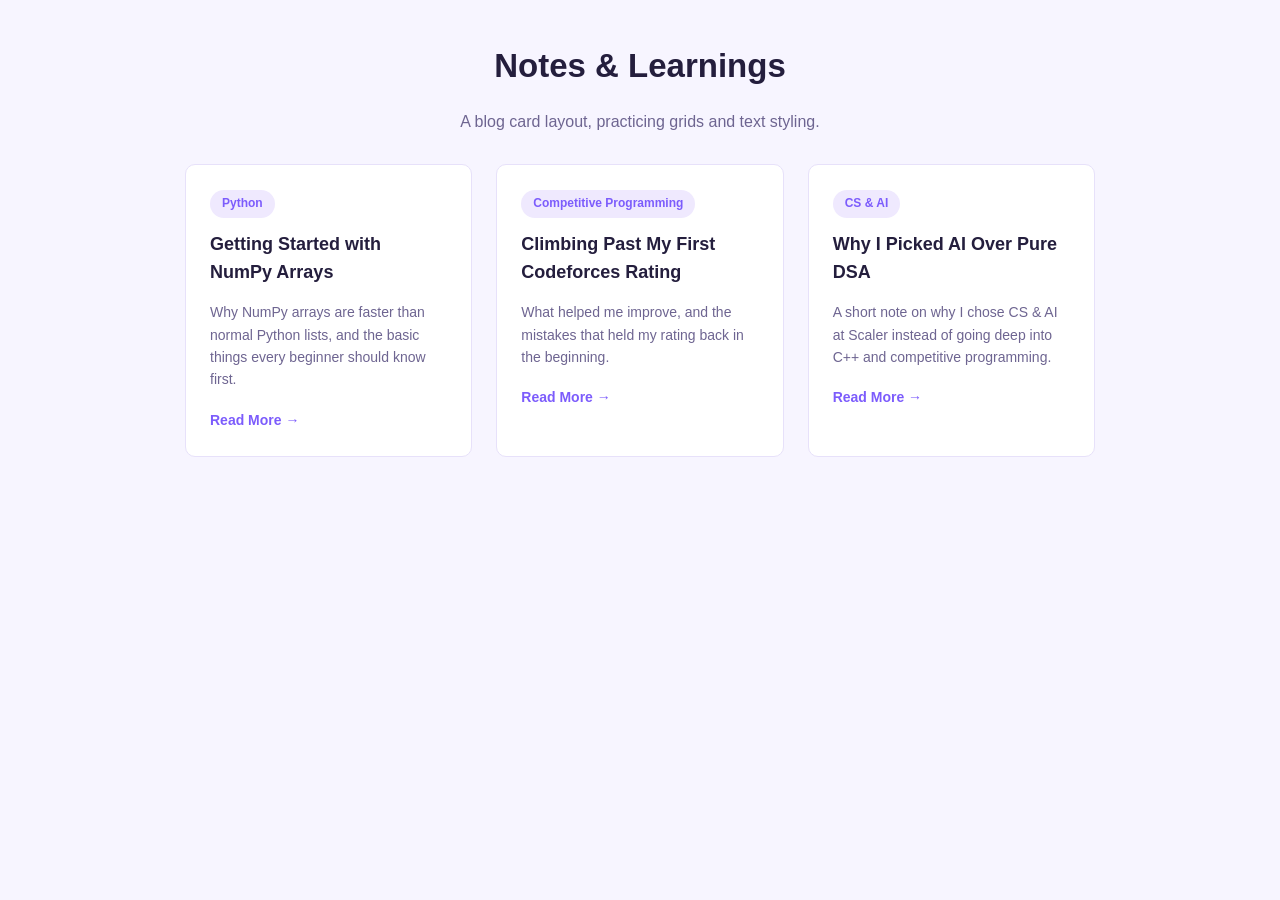
<file: projects/blog/index.html>
<!DOCTYPE html>
<html lang="en">
<head>
  <meta charset="UTF-8">
  <meta name="viewport" content="width=device-width, initial-scale=1.0">
  <title>Blog</title>
  <link rel="stylesheet" href="style.css">
</head>
<body>

<div class="container">
  <h1 class="title">Notes &amp; Learnings</h1>
  <p class="subtitle">A blog card layout, practicing grids and text styling.</p>

  <div class="grid">

    <div class="card">
      <p class="tag">Python</p>
      <h2 class="card-title">Getting Started with NumPy Arrays</h2>
      <p class="card-text">
        Why NumPy arrays are faster than normal Python lists, and the
        basic things every beginner should know first.
      </p>
      <a href="#" class="link">Read More →</a>
    </div>

    <div class="card">
      <p class="tag">Competitive Programming</p>
      <h2 class="card-title">Climbing Past My First Codeforces Rating</h2>
      <p class="card-text">
        What helped me improve, and the mistakes that held my rating
        back in the beginning.
      </p>
      <a href="#" class="link">Read More →</a>
    </div>

    <div class="card">
      <p class="tag">CS &amp; AI</p>
      <h2 class="card-title">Why I Picked AI Over Pure DSA</h2>
      <p class="card-text">
        A short note on why I chose CS &amp; AI at Scaler instead of
        going deep into C++ and competitive programming.
      </p>
      <a href="#" class="link">Read More →</a>
    </div>

  </div>
</div>

</body>
</html>
</file>
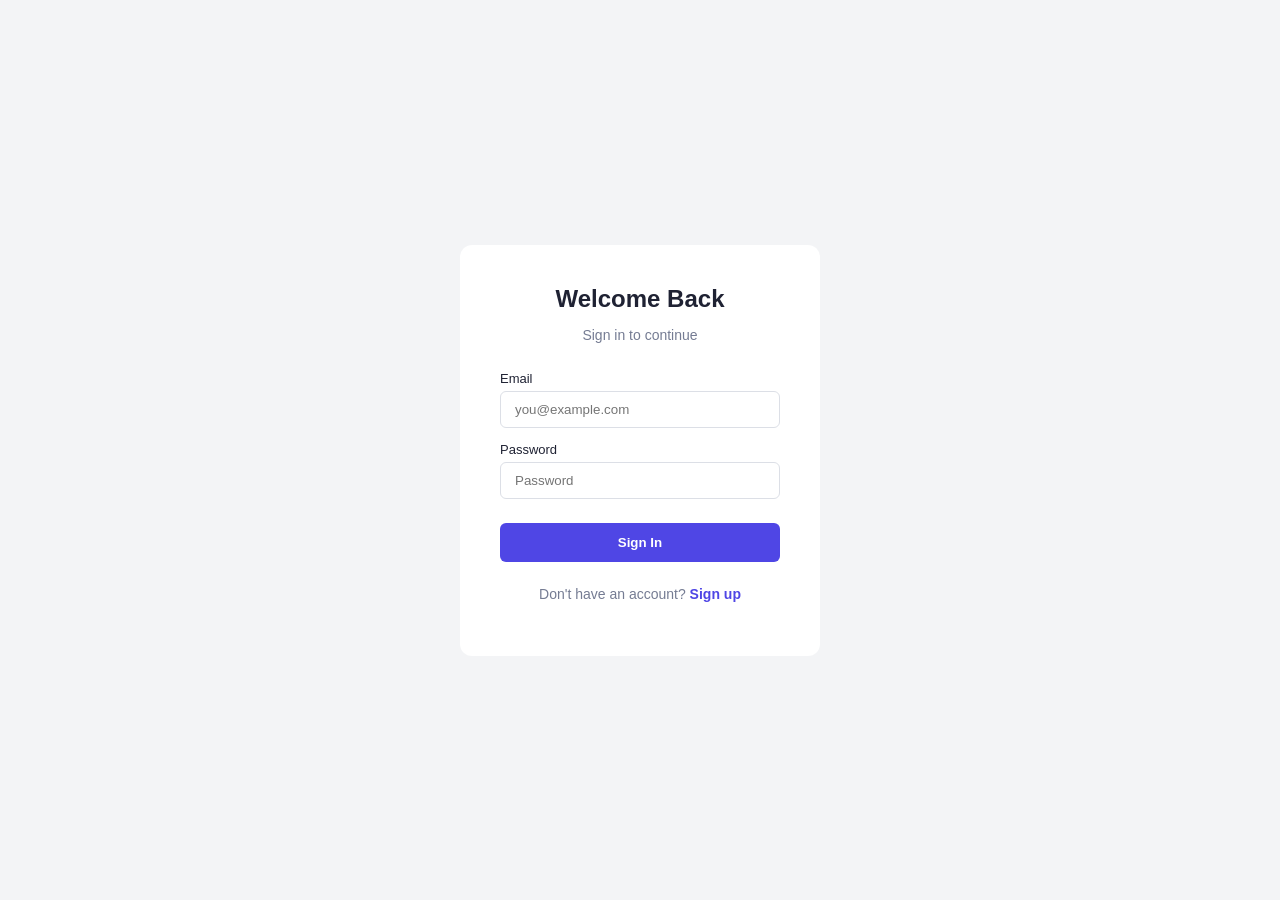
<file: projects/login/index.html>
<!DOCTYPE html>
<html lang="en">
<head>
  <meta charset="UTF-8">
  <meta name="viewport" content="width=device-width, initial-scale=1.0">
  <title>Sign In</title>
  <link rel="stylesheet" href="style.css">
</head>
<body>

<div class="container">

  <div class="box">
    <h1 class="title">Welcome Back</h1>
    <p class="subtitle">Sign in to continue</p>

    <form>
      <label for="email" class="label">Email</label>
      <input type="email" id="email" name="email" class="input" placeholder="you@example.com" required>

      <label for="password" class="label">Password</label>
      <input type="password" id="password" name="password" class="input" placeholder="Password" required>

      <button type="submit" class="button">Sign In</button>
    </form>

    <p class="signup">Don't have an account? <a href="#" class="link">Sign up</a></p>
  </div>

</div>

</body>
</html>
</file>
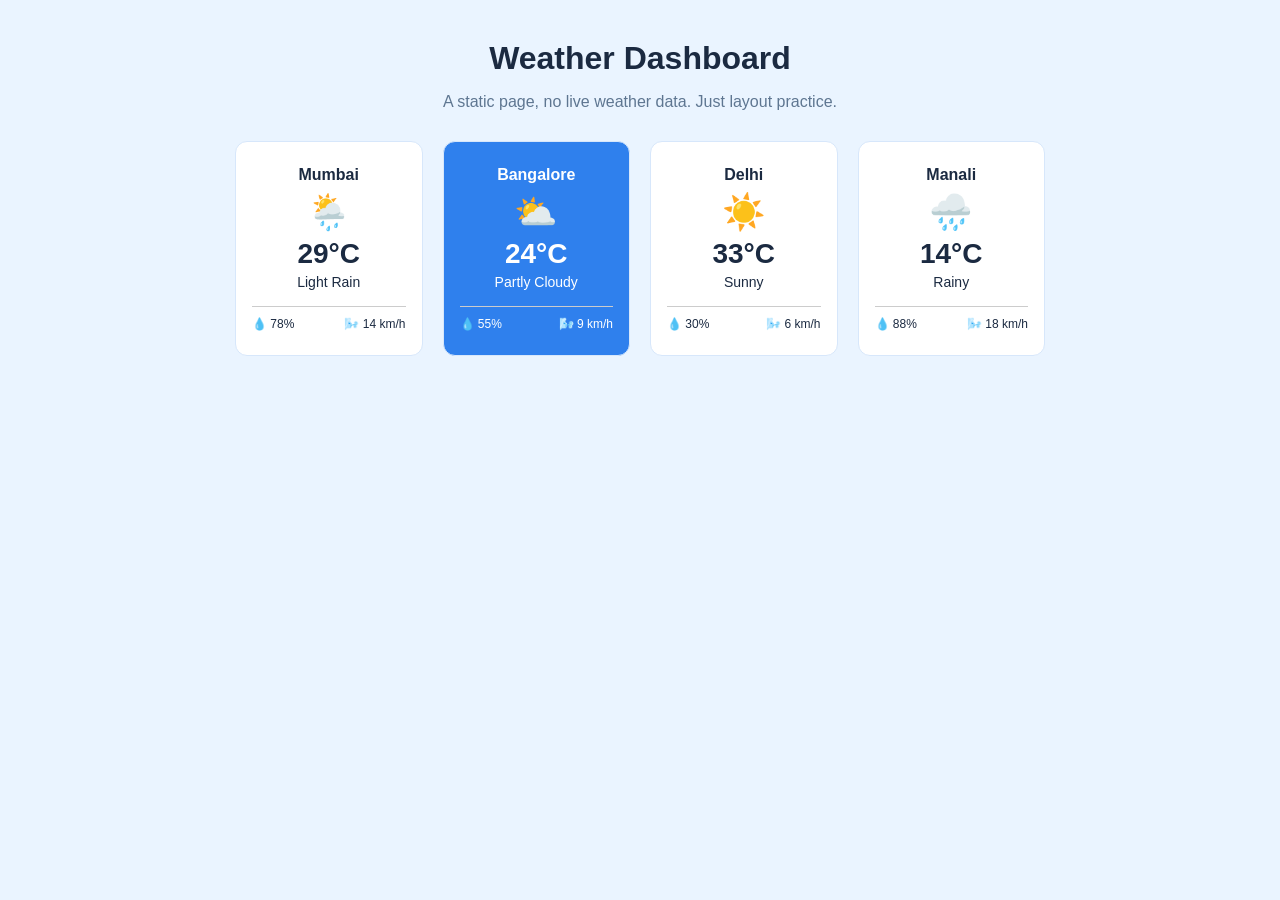
<file: projects/weather/index.html>
<!DOCTYPE html>
<html lang="en">
<head>
  <meta charset="UTF-8">
  <meta name="viewport" content="width=device-width, initial-scale=1.0">
  <title>Weather Dashboard</title>
  <link rel="stylesheet" href="style.css">
</head>
<body>

<div class="container">
  <h1 class="title">Weather Dashboard</h1>
  <p class="subtitle">A static page, no live weather data. Just layout practice.</p>

  <div class="grid">

    <div class="card">
      <p class="city">Mumbai</p>
      <p class="icon">🌦️</p>
      <p class="temp">29°C</p>
      <p class="condition">Light Rain</p>
      <div class="stats">
        <span>💧 78%</span>
        <span>🌬️ 14 km/h</span>
      </div>
    </div>

    <div class="card blue">
      <p class="city">Bangalore</p>
      <p class="icon">⛅</p>
      <p class="temp">24°C</p>
      <p class="condition">Partly Cloudy</p>
      <div class="stats">
        <span>💧 55%</span>
        <span>🌬️ 9 km/h</span>
      </div>
    </div>

    <div class="card">
      <p class="city">Delhi</p>
      <p class="icon">☀️</p>
      <p class="temp">33°C</p>
      <p class="condition">Sunny</p>
      <div class="stats">
        <span>💧 30%</span>
        <span>🌬️ 6 km/h</span>
      </div>
    </div>

    <div class="card">
      <p class="city">Manali</p>
      <p class="icon">🌧️</p>
      <p class="temp">14°C</p>
      <p class="condition">Rainy</p>
      <div class="stats">
        <span>💧 88%</span>
        <span>🌬️ 18 km/h</span>
      </div>
    </div>

  </div>
</div>

</body>
</html>
</file>
<file: projects/blog/style.css>
* {
  box-sizing: border-box;
}

body {
  margin: 0;
  font-family: Arial, sans-serif;
  background: #f7f5ff;
  color: #241e3d;
  line-height: 1.6;
}

.container {
  max-width: 950px;
  margin: 0 auto;
  padding: 40px 20px;
}

.title {
  font-size: 33px;
  margin: 0 0 8px 0;
  text-align: center;
}

.subtitle {
  color: #6e6591;
  text-align: center;
  margin-bottom: 30px;
}

.grid {
  display: grid;
  grid-template-columns: repeat(3, 1fr);
  gap: 24px;
}

.card {
  background: white;
  border: 1px solid #e7e1fa;
  border-radius: 10px;
  padding: 24px;
}

.card:hover {
  border-color: #7c5cfc;
}

.tag {
  display: inline-block;
  background: #efe9fe;
  color: #7c5cfc;
  font-size: 12px;
  font-weight: bold;
  padding: 4px 12px;
  border-radius: 20px;
  margin: 0 0 12px 0;
}

.card-title {
  font-size: 18px;
  margin: 0 0 10px 0;
}

.card-text {
  color: #6e6591;
  font-size: 14px;
  margin-bottom: 16px;
}

.link {
  color: #7c5cfc;
  font-size: 14px;
  font-weight: bold;
  text-decoration: none;
}

.link:hover {
  text-decoration: underline;
}

/* one column on small screens */
@media (max-width: 800px) {
  .grid {
    grid-template-columns: 1fr;
  }
}
</file>
<file: projects/login/style.css>
* {
  box-sizing: border-box;
}

body {
  margin: 0;
  font-family: Arial, sans-serif;
  background: #f3f4f6;
  color: #1f2233;
}

.container {
  min-height: 100vh;
  display: flex;
  align-items: center;
  justify-content: center;
  padding: 20px;
}

.box {
  background: white;
  border-radius: 12px;
  padding: 40px;
  width: 100%;
  max-width: 360px;
  text-align: center;
}

.title {
  font-size: 24px;
  margin: 0 0 5px 0;
}

.subtitle {
  color: #757c93;
  font-size: 14px;
  margin-bottom: 28px;
}

.label {
  display: block;
  text-align: left;
  font-size: 13px;
  margin: 14px 0 5px 0;
}

.input {
  width: 100%;
  padding: 10px 14px;
  border: 1px solid #dcdfe6;
  border-radius: 6px;
}

.input:focus {
  outline: none;
  border-color: #4f46e5;
}

.button {
  width: 100%;
  background: #4f46e5;
  color: white;
  border: none;
  padding: 12px;
  border-radius: 6px;
  font-weight: bold;
  margin-top: 24px;
  cursor: pointer;
}

.button:hover {
  background: #3d35c4;
}

.signup {
  font-size: 14px;
  color: #757c93;
  margin-top: 24px;
}

.link {
  color: #4f46e5;
  font-weight: bold;
  text-decoration: none;
}

.link:hover {
  text-decoration: underline;
}
</file>
<file: projects/weather/style.css>
* {
  box-sizing: border-box;
}

body {
  margin: 0;
  font-family: Arial, sans-serif;
  background: #eaf4ff;
  color: #1b2a41;
}

.container {
  max-width: 850px;
  margin: 0 auto;
  padding: 40px 20px;
  text-align: center;
}

.title {
  font-size: 32px;
  margin: 0 0 8px 0;
}

.subtitle {
  color: #5e7691;
  margin-bottom: 30px;
}

.grid {
  display: grid;
  grid-template-columns: repeat(4, 1fr);
  gap: 20px;
}

.card {
  background: white;
  border: 1px solid #d7e7fb;
  border-radius: 12px;
  padding: 24px 16px;
}

.card:hover {
  border-color: #2f80ed;
}

.blue {
  background: #2f80ed;
  color: white;
}

.city {
  font-weight: bold;
  margin: 0 0 8px 0;
}

.icon {
  font-size: 35px;
  margin: 0 0 5px 0;
}

.temp {
  font-size: 28px;
  font-weight: bold;
  margin: 0;
}

.condition {
  font-size: 14px;
  margin: 4px 0 16px 0;
}

.stats {
  display: flex;
  justify-content: space-between;
  font-size: 12px;
  border-top: 1px solid #cccccc;
  padding-top: 10px;
}

/* smaller screens */
@media (max-width: 700px) {
  .grid {
    grid-template-columns: repeat(2, 1fr);
  }
}

@media (max-width: 420px) {
  .grid {
    grid-template-columns: 1fr;
  }
}
</file>
